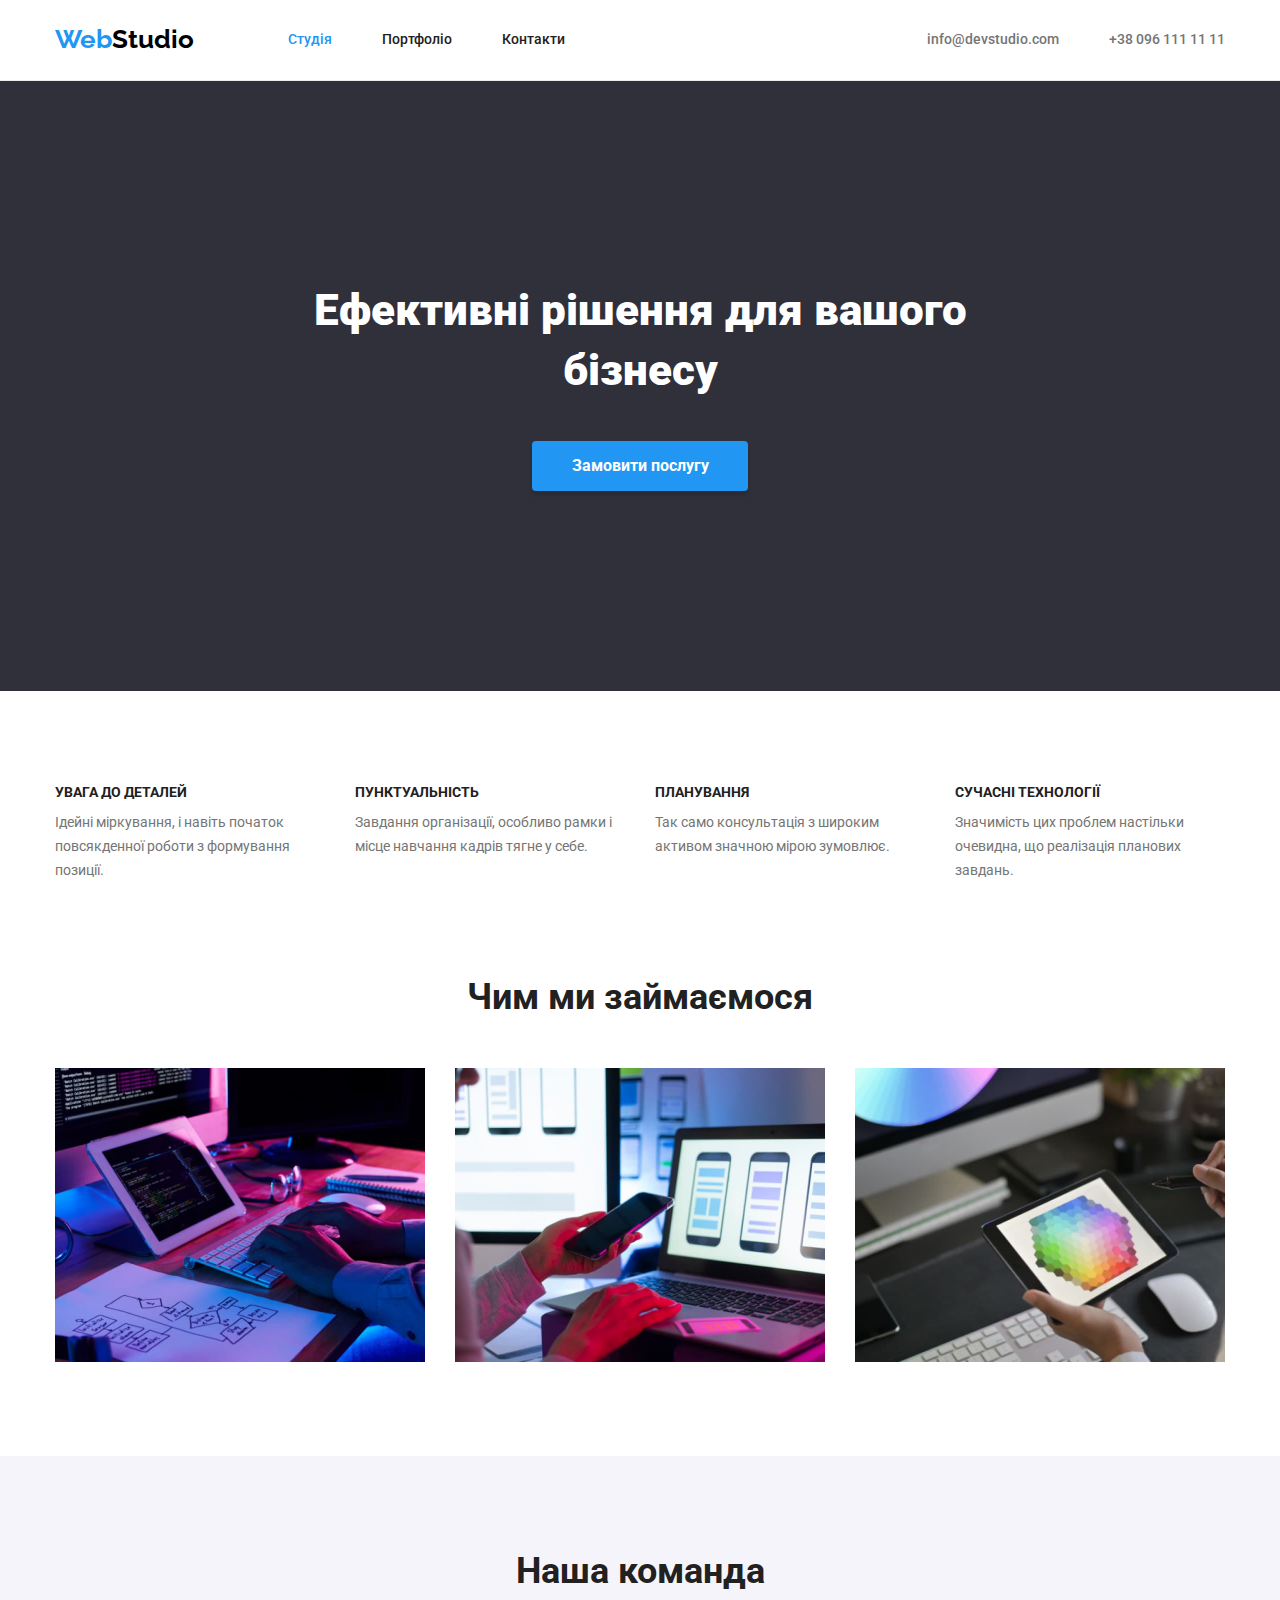
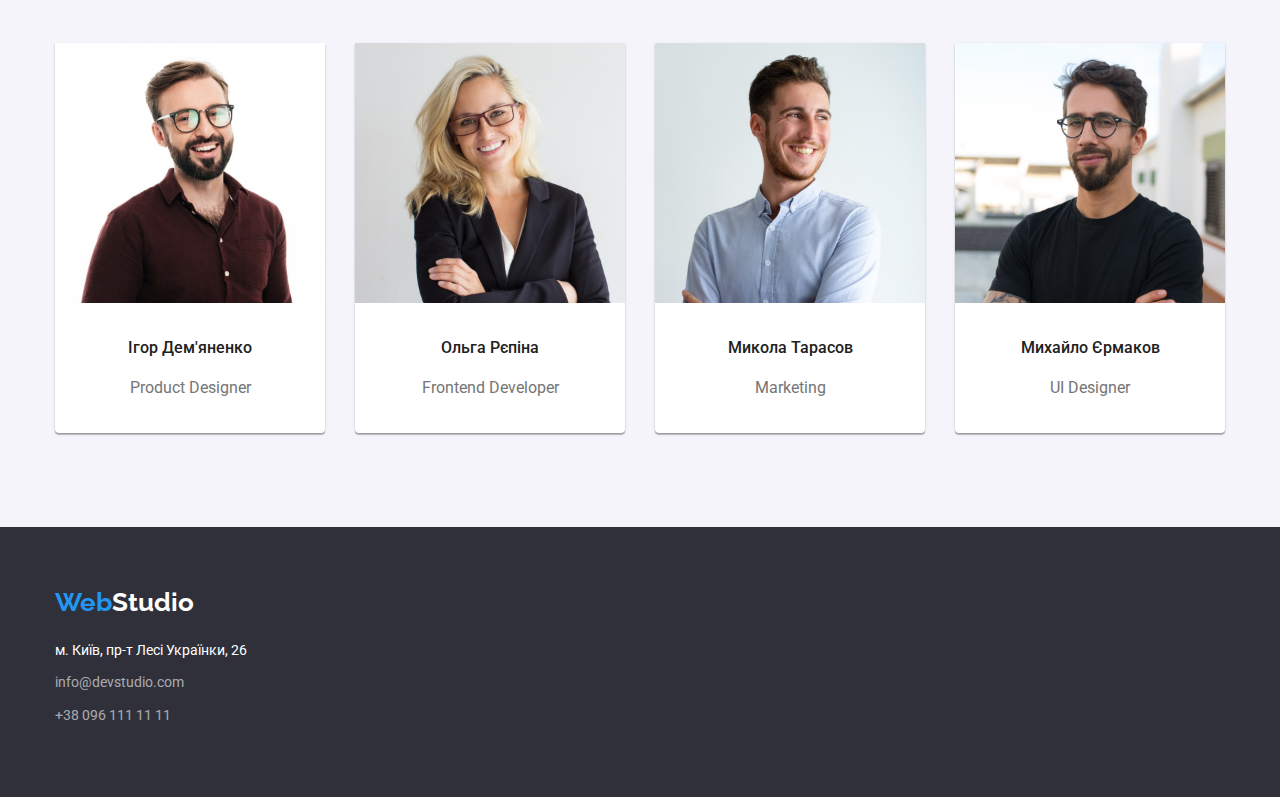
<file: index.html>
<!DOCTYPE html>
<html lang="ru">
  <head>
    <meta charset="UTF-8" />
    <meta http-equiv="X-UA-Compatible" content="IE=edge" />
    <meta name="viewport" content="width=device-width, initial-scale=1.0" />
    <title>Git rules!</title>
    <link rel="preconnect" href="https://fonts.googleapis.com" />
    <link rel="preconnect" href="https://fonts.gstatic.com" crossorigin />
    <link
      href="https://fonts.googleapis.com/css2?family=Raleway:wght@700&family=Roboto:wght@400;500;700;900&display=swap"
      rel="stylesheet"
    />
    <link
      rel="stylesheet"
      href="https://cdnjs.cloudflare.com/ajax/libs/modern-normalize/1.1.0/modern-normalize.min.css"
    />
    <link rel="stylesheet" href="./css/styles.css" />
  </head>

  <body>
    <header class="header-border">
      <div class="conteiner main-nav">
        <nav class="main-nav">
          <a href="index.html" class="logo"><span>Web</span>Studio</a>
          <ul class="site-nav nav-item list indent">
            <li class="item"><a href="" class="nav-link current">Студія</a></li>
            <li class="item"><a href="portfolio.html" class="nav-link">Портфоліо</a></li>
            <li class="item"><a href="" class="nav-link">Контакти</a></li>
          </ul>
        </nav>
        <ul class="auth-nav site-nav list indent">
          <li class="item">
            <a href="#mailto:info@devstudio.com" class="nav-link contacts-header"
              >info@devstudio.com</a
            >
          </li>
          <li class="item">
            <a href="#tel:+380961111111" class="nav-link contacts-header">+38 096 111 11 11</a>
          </li>
        </ul>
      </div>
    </header>
    <main class="main">
      <section class="hero">
        <div class="conteiner">
          <h1 class="hero-text">Ефективні рішення для вашого бізнесу</h1>
          <button type="button" class="hero-btn">Замовити послугу</button>
        </div>
      </section>
      <!-- About -->
      <section class="section">
        <div class="conteiner about-padding">
          <h2 hidden>УВАГА ДО ДЕТАЛЕЙ</h2>
          <ul class="site-nav list about-item">
            <li class="about-flex">
              <h3 class="about-title">УВАГА ДО ДЕТАЛЕЙ</h3>
              <p class="about-text">
                Ідейні міркування, і навіть початок повсякденної роботи з формування позиції.
              </p>
            </li>
            <li class="about-flex">
              <h3 class="about-title">ПУНКТУАЛЬНІСТЬ</h3>
              <p class="about-text">
                Завдання організації, особливо рамки і місце навчання кадрів тягне у себе.
              </p>
            </li>
            <li class="about-flex">
              <h3 class="about-title">ПЛАНУВАННЯ</h3>
              <p class="about-text">
                Так само консультація з широким активом значною мірою зумовлює.
              </p>
            </li>
            <li class="about-flex">
              <h3 class="about-title">СУЧАСНІ ТЕХНОЛОГІЇ</h3>
              <p class="about-text">
                Значимість цих проблем настільки очевидна, що реалізація планових завдань.
              </p>
            </li>
          </ul>
        </div>
      </section>
      <section >
        <div class="conteiner img">
          <h2 class="img-title">Чим ми займаємося</h2>
          <ul class="site-nav list img-item">
            <li class="img-flex">
              <img src="./images/tablet.jpg" alt="Планшет клавіатура" width="370" />
            </li>
            <li class="img-flex">
              <img src="./images/phone.jpg" alt="Телефон" width="370" />
            </li>
            <li class="img-flex">
              <img src="./images/tablet-2.jpg" alt="Планшет" width="370" />
            </li>
          </ul>
        </div>
      </section>
      <section class="team-our section">
        <div class="conteiner team">
          <h2 class="general-title">Наша команда</h2>
          <ul class="site-nav list team-item">
            <li class="team-flex team-bgc">
              <img src="./images/human-1.jpg" alt="Ігор Дем'яненко" width="270" />
              <div class="container-name">
              <h3 class="name">Ігор Дем'яненко</h3>
              <p class="name-text">Product Designer</p>
            </div>
            </li>
            <li class="team-flex team-bgc">
              <img src="./images/human-2.jpg" alt="Ольга Рєпіна" width="270" />
              <div class="container-name">
              <h3 class="name">Ольга Рєпіна</h3>
              <p class="name-text">Frontend Developer</p>
              </div>
            </li>
            <li class="team-flex team-bgc">
              <img src="./images/human-3.jpg" alt="Микола Тарасов" width="270" />
              <div class="container-name">
              <h3 class="name">Микола Тарасов</h3>
              <p class="name-text">Marketing</p>
              </div>
            </li>
            <li class="team-flex team-bgc">
              <img src="./images/human-4.jpg" alt="Михайло Єрмаков" width="270" />
              <div class="container-name">
              <h3 class="name">Михайло Єрмаков</h3>
              <p class="name-text">UI Designer</p>
              </div>
            </li>
          </ul>
        </div>
      </section>
    </main>
    <footer class="footer-item">
      <div class="conteiner footer-padding">
        <a href="index.html" class="logo logo-footer logo-top"><span>Web</span>Studio</a>
        <address>
          <ul class="list footer-flex">
            <li class="footer-link">
              <a
                href="https://goo.gl/maps/oDGecrBfa1tS1iLr5"
                target="_blank"
                rel="noopener nofollow noreferrer"
                class="address-list"
                >м. Київ, пр-т Лесі Українки, 26</a
              >
            </li>
            <li class="footer-link">
              <a
                id="mailto:info@devstudio.com"
                href="mailto:info@devstudio.com"
                class="address-list contacts"
                >info@devstudio.com</a
              >
            </li>
            <li class="footer-link">
              <a id="tel:+380961111111" href="tel:+380961111111" class="address-list contacts"
                >+38 096 111 11 11</a
              >
            </li>
          </ul>
        </address>
      </div>
    </footer>
  </body>
</html>
</file>
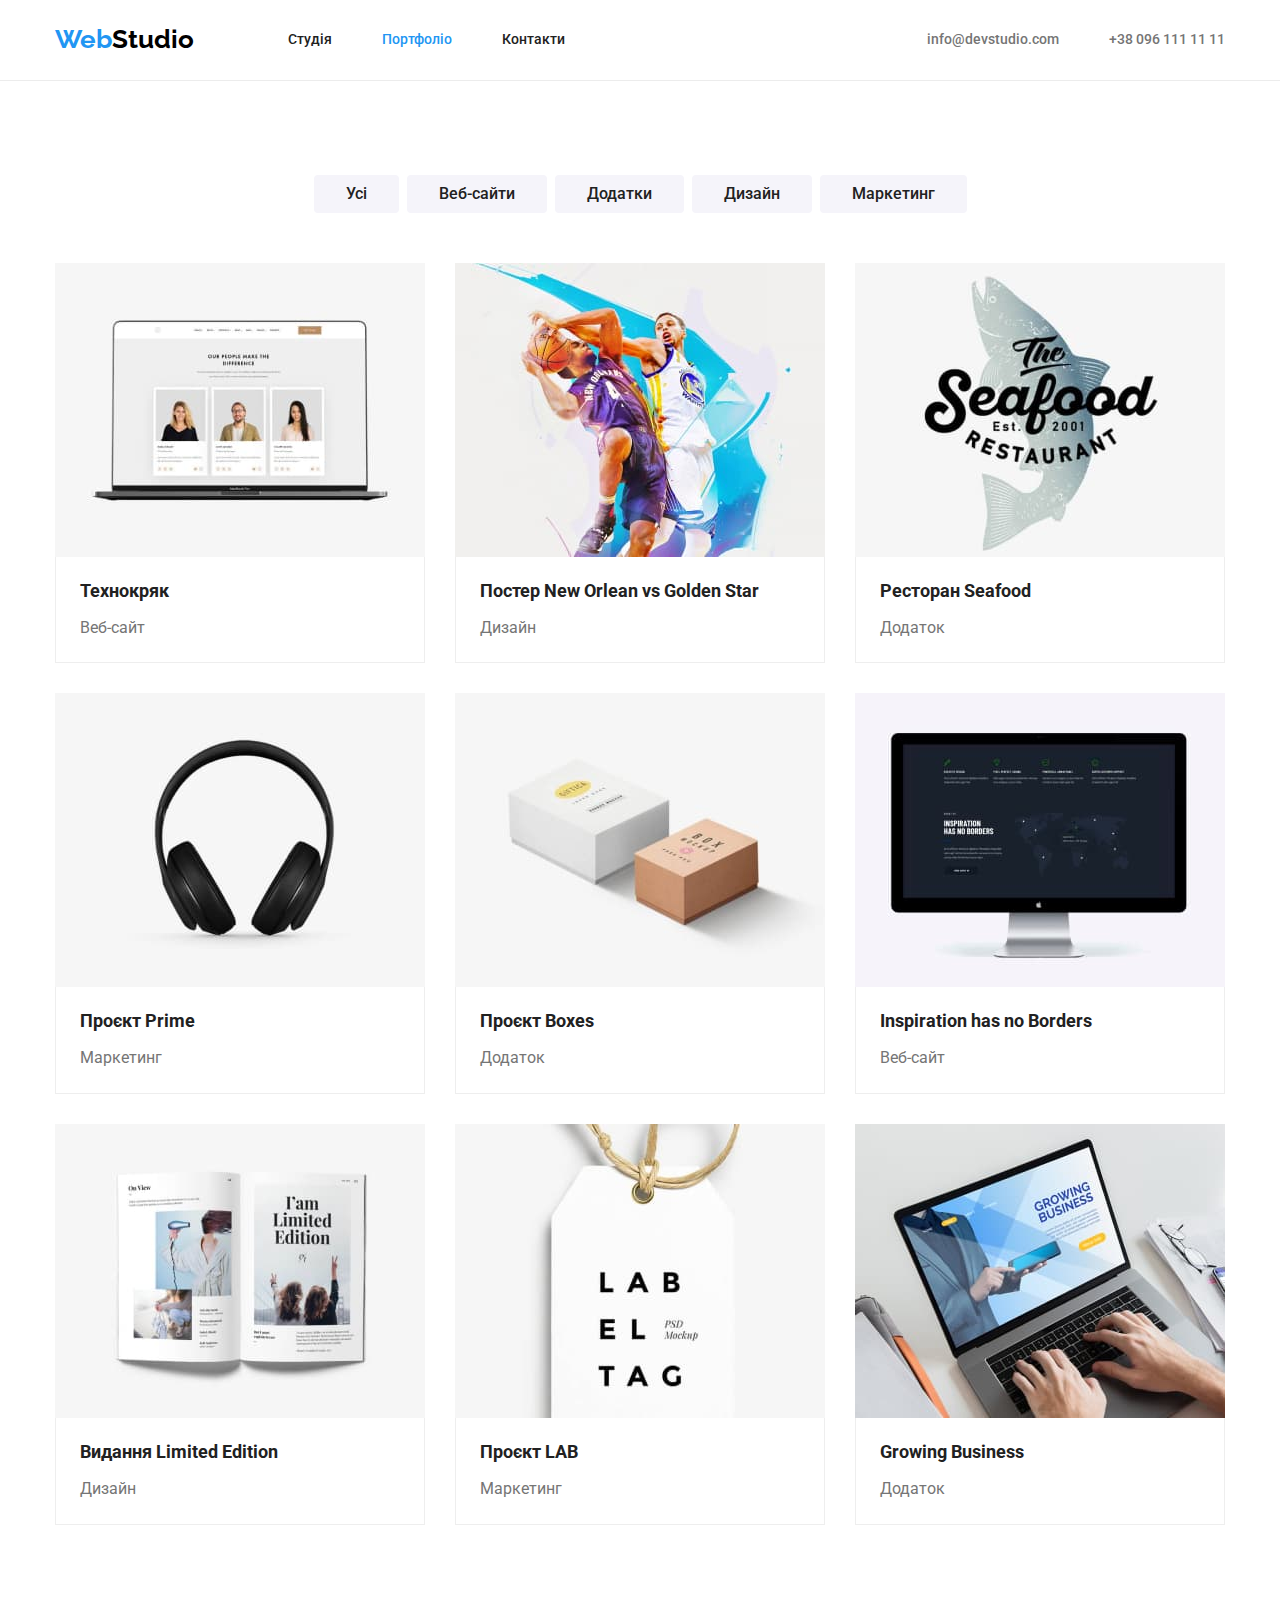
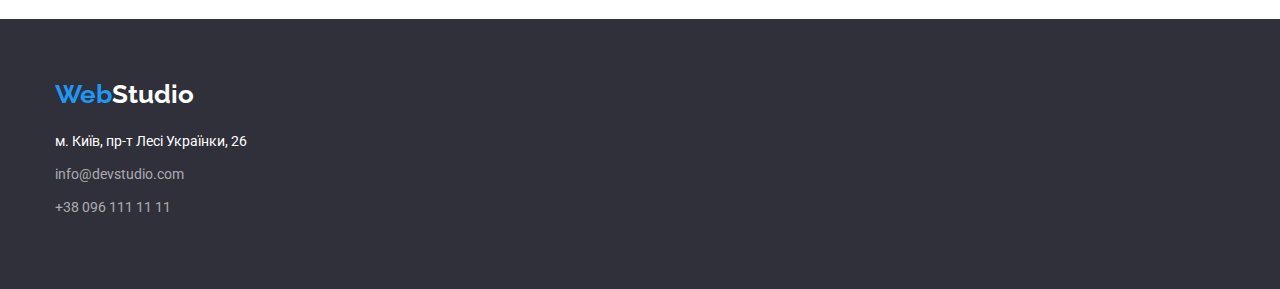
<file: portfolio.html>
<!DOCTYPE html>
<html lang="en">
  <head>
    <meta charset="UTF-8" />
    <meta http-equiv="X-UA-Compatible" content="IE=edge" />
    <meta name="viewport" content="width=device-width, initial-scale=1.0" />
    <title>Портфолио</title>
    <link rel="preconnect" href="https://fonts.googleapis.com" />
    <link rel="preconnect" href="https://fonts.gstatic.com" crossorigin />
    <link
      href="https://fonts.googleapis.com/css2?family=Raleway:wght@700&family=Roboto:wght@400;500;700;900&display=swap"
      rel="stylesheet"
    />
    <link
      rel="stylesheet"
      href="https://cdnjs.cloudflare.com/ajax/libs/modern-normalize/1.1.0/modern-normalize.min.css"
    />
    <link rel="stylesheet" href="./css/styles.css" />
  </head>

  <body>
    <!-- Add header -->
    <header class="header-border">
      <div class="conteiner main-nav">
        <nav class="main-nav">
          <a href="index.html" class="logo"><span>Web</span>Studio</a>
          <ul class="site-nav nav-item list indent">
            <li class="item"><a href="index.html" class="nav-link">Студія</a></li>
            <li class="item"><a href="portfolio.html" class="nav-link current">Портфоліо</a></li>
            <li class="item"><a href="" class="nav-link">Контакти</a></li>
          </ul>
        </nav>
        <ul class="auth-nav site-nav list indent">
          <li class="item">
            <a href="#mailto:info@devstudio.com" class="nav-link contacts-header"
              >info@devstudio.com</a
            >
          </li>
          <li class="item">
            <a href="#tel:+380961111111" class="nav-link contacts-header">+38 096 111 11 11</a>
          </li>
        </ul>
      </div>
    </header>
    <main>
      <!-- Add section -->
      <section class="cards">
        <div class="conteiner">
          <ul class="btn-text auth-btn about-cards">
            <li class="inted-btn"><button type="button" class="btn-filter">Усі</button></li>
            <li class="inted-btn"><button type="button" class="btn-filter">Веб-сайти</button></li>
            <li class="inted-btn"><button type="button" class="btn-filter">Додатки</button></li>
            <li class="inted-btn"><button type="button" class="btn-filter">Дизайн</button></li>
            <li class="inted-btn"><button type="button" class="btn-filter">Маркетинг</button></li>
          </ul>
          <h2 hidden>portfolio</h2>
          <ul class="list about-cards">
            <li class="cards-flex">
              <img src="./images/portfolio/technoquack.jpg" alt="Технокряк" />
              <div class="container-cards">
                <h3 class="cards-title">Технокряк</h3>
                <p class="cards-text">Веб-сайт</p>
              </div>
            </li>
            <li class="cards-flex">
              <img src="./images/portfolio/poster.jpg" alt="Постер New Orlean vs Golden Star" />
              <div class="container-cards">
                <h3 class="cards-title">Постер New Orlean vs Golden Star</h3>
                <p class="cards-text">Дизайн</p>
              </div>
            </li>
            <li class="cards-flex">
              <img src="./images/portfolio/seafood.jpg" alt="Ресторан Seafood" />
              <div class="container-cards">
                <h3 class="cards-title">Ресторан Seafood</h3>
                <p class="cards-text">Додаток</p>
              </div>
            </li>
            <li class="cards-flex">
              <img src="./images/portfolio/project-prime.jpg" alt="Проєкт Prime" width="370" />
              <div class="container-cards">
                <h3 class="cards-title">Проєкт Prime</h3>
                <p class="cards-text">Маркетинг</p>
              </div>
            </li>
            <li class="cards-flex">
              <img src="./images/portfolio/boxes.jpg" alt="Проєкт Boxes" width="370" />
              <div class="container-cards">
                <h3 class="cards-title">Проєкт Boxes</h3>
                <p class="cards-text">Додаток</p>
              </div>
            </li>
            <li class="cards-flex">
              <img
                src="./images/portfolio/borders.jpg"
                alt="Inspiration has no Borders"
                width="370"
              />
              <div class="container-cards">
                <h3 class="cards-title">Inspiration has no Borders</h3>
                <p class="cards-text">Веб-сайт</p>
              </div>
            </li>
            <li class="cards-flex">
              <img src="./images/portfolio/book.jpg" alt="Видання Limited Edition" width="370" />
              <div class="container-cards">
                <h3 class="cards-title">Видання Limited Edition</h3>
                <p class="cards-text">Дизайн</p>
              </div>
            </li>
            <li class="cards-flex">
              <img src="./images/portfolio/label.jpg" alt="Проєкт LAB" width="370" />
              <div class="container-cards">
                <h3 class="cards-title">Проєкт LAB</h3>
                <p class="cards-text">Маркетинг</p>
              </div>
            </li>
            <li class="cards-flex">
              <img src="./images/portfolio/notebook.jpg" alt="Growing Business" width="370" />
              <div class="container-cards">
                <h3 class="cards-title">Growing Business</h3>
                <p class="cards-text">Додаток</p>
              </div>
            </li>
          </ul>
        </div>
      </section>
    </main>
    <footer class="footer-item">
      <div class="conteiner footer-padding">
        <a href="index.html" class="logo logo-footer logo-top"><span>Web</span>Studio</a>
        <!-- Додала rel=noopener nofollow noreferrer; Обернула в список -->
        <address>
          <ul class="list footer-flex">
            <li class="footer-link">
              <a
                href="https://goo.gl/maps/oDGecrBfa1tS1iLr5"
                target="_blank"
                rel="noopener nofollow noreferrer"
                class="address-list"
              >
                м. Київ, пр-т Лесі Українки, 26</a
              >
            </li>
            <li class="footer-link">
              <a
                id="mailto:info@devstudio.com"
                href="mailto:info@devstudio.com"
                class="address-list contacts"
              >
                info@devstudio.com</a
              >
            </li>
            <li class="footer-link">
              <a id="tel:+380961111111" href="tel:+380961111111" class="address-list contacts">
                +38 096 111 11 11</a
              >
            </li>
          </ul>
        </address>
      </div>
    </footer>
  </body>
</html>
</file>
<file: css/styles.css>
body {
  font-family: 'Roboto', sans-serif;
  font-size: 16px;
  color: #212121;
}

:root {
  --transitional-text-color: #2196f3;
  --title-text-color: #212121;
  --logo-text-color: #000000;
  --grey-text-color: #757575;
  --btn-background-filter: #f5f4fa;
  --btn-white-color: #ffffff;
  --color-fon-site: #2f303a;
  --rgba-text-color: rgba(255, 255, 255, 0.6);
  --bgc-border-portfolio: #eeeeee;
}

h1,
h2,
h3,
p,
ul {
  margin: 0;
}

img {
  display: block;
}

.conteiner {
  margin: 0 auto;
  margin-left: auto;
  margin-right: auto;
  width: 1200px;
  padding-left: 15px;
  padding-right: 15px;
}

.header-border {
  border-bottom-width: 1px;
  border-bottom-style: solid;
  border-color: #ececec;
}

.logo {
  text-decoration: none;
  font-family: 'Raleway', sans-serif;
  font-weight: 700;
  font-size: 26px;
  line-height: 1.2;
  color: var(--logo-text-color);
}

.logo span {
  color: var(--transitional-text-color);
}

.list {
  padding: 0;
  margin: 0;
  list-style: none;
}

/* Site nav */
.main-nav {
  display: flex;
  align-items: center;
}

.site-nav .nav-link {
  text-decoration: none;
}

.site-nav {
  display: flex;
}

.indent {
  margin-left: 94px;
}

.nav-item .item + .item {
  margin-left: 50px;
}

.nav-link {
  display: block;
  color: var(--title-text-color);
  font-weight: 500;
  font-size: 14px;
  line-height: 1.14;
  padding-top: 32px;
  padding-bottom: 32px;
}

.auth-nav {
  display: flex;
  margin-left: auto;
}

.auth-nav .item + .item {
  margin-left: 50px;
}

.contacts-header {
  color: var(--grey-text-color);
}

.site-nav .nav-link:hover,
.site-nav .nav-link:focus {
  color: var(--transitional-text-color);
}

.site-nav .nav-link.current {
  color: var(--transitional-text-color);
}

/* Portfolio */
.btn-text {
  list-style: none;
}

.cards {
  margin: 0 auto;
  padding-top: 94px;
  padding-bottom: 94px;
}

.auth-btn {
  display: flex;
  align-items: center;
  margin-left: 0;
  margin-right: 0;
  padding-left: 0;
  justify-content: center;
  margin-bottom: 50px;
}

.auth-btn .inted-btn + .inted-btn {
  margin-left: 8px;
}

.btn-filter {
  font-family: 'Roboto', sans-serif;
  font-weight: 500;
  font-size: 16px;
  text-align: center;
  line-height: 1.6;
  color: var(--title-text-color);
  background: var(--btn-background-filter);
  border-radius: 4px;
  padding: 6px 32px;
  border: none;
  cursor: pointer;
  min-width: 73px;
}

.btn-filter:hover,
.btn-filter:focus {
  color: var(--btn-white-color);
  background: var(--transitional-text-color);
  box-shadow: 0px 3px 1px rgba(0, 0, 0, 0.1), 0px 1px 2px rgba(0, 0, 0, 0.08),
    0px 2px 2px rgba(0, 0, 0, 0.12);
  border-radius: 4px;
}

.about-cards {
  display: flex;
  flex-wrap: wrap;
  /* gap: 30px; */
}

.cards-flex {
  width: 370px;
  margin-right: 30px;
  margin-bottom: 30px;
}

.cards-flex:nth-child(3n) {
  margin-right: 0;
}

.cards-flex:nth-child(n + 7) {
  margin-bottom: 0;
}

.cards-title {
  margin-bottom: 4px;
  font-weight: 700;
  font-size: 18px;
  line-height: 2;
  color: var(--title-text-color);
}

.cards-text {
  line-height: 1.87;
  color: var(--grey-text-color);
}

.container-cards {
  padding: 20px 24px;
  border-left: 1px solid var(--bgc-border-portfolio);
  border-bottom: 1px solid var(--bgc-border-portfolio);
  border-right: 1px solid var(--bgc-border-portfolio);
  margin-top: -4px;
}

/* Maim section */
.hero {
  background: var(--color-fon-site);
  text-align: center;
  padding-top: 200px;
  padding-bottom: 200px;
}

.hero-text {
  margin: 0 auto;
  margin-bottom: 40px;
  font-weight: 900;
  font-size: 44px;
  line-height: 1.36;
  color: var(--btn-white-color);
  width: 696px;
}

.hero-btn {
  margin: 0 auto;
  font-family: 'Roboto', sans-serif;
  font-weight: 700;
  font-size: 16px;
  line-height: 1.9;
  text-align: center;
  color: var(--btn-white-color);
  background: var(--transitional-text-color);
  box-shadow: 0px 4px 4px rgba(0, 0, 0, 0.15);
  border-radius: 4px;
  padding: 10px 34px;
  border: none;
  min-width: 216px;
  /* cursor: pointer; */
}

/* About section */
.about-title {
  margin-top: 0;
  margin-bottom: 10px;
  font-weight: 700;
  font-size: 14px;
  line-height: 1.14;
  color: var(--title-text-color);
}

.conteiner.about-text {
  margin-top: 0;
  padding-bottom: 0;
}

.section {
  padding-top: 94px;
  padding-bottom: 94px;
}

.about-item {
  display: flex;
  flex-wrap: wrap;
}

.about-flex {
  width: 270px;
  margin-right: 30px;
}

.about-flex:nth-child(4n) {
  margin-right: 0;
}

.about-text {
  margin-top: 0;
  margin-bottom: 0;
  font-size: 14px;
  line-height: 1.7;
  color: var(--grey-text-color);
}

/* img section */
.img {
  margin: 0 auto;
  padding-bottom: 94px;
}

.img-item {
  flex-wrap: wrap;
}

.img-flex {
  max-width: 370px;
  margin-right: 30px;
}

.img-nogap {
  height: auto;
}

.img-flex:nth-child(3n) {
  margin-right: 0;
}

.img-title {
  margin: 0;
  margin-top: 0;
  margin-bottom: 50px;
  text-align: center;
  font-weight: 700;
  font-size: 36px;
  line-height: 1.17;
  color: var(--title-text-color);
}

.no-gap.img-nogap {
  display: block;
}

.team-our {
  background: var(--btn-background-filter);
}

.team {
  margin-top: 0;
  margin-bottom: 0;
}

.team-item {
  display: flex;
  flex-wrap: wrap;
}

.team-flex {
  width: 270px;
  margin-right: 30px;
  box-shadow: 0px 1px 3px rgba(0, 0, 0, 0.12), 0px 1px 1px rgba(0, 0, 0, 0.14),
    0px 2px 1px rgba(0, 0, 0, 0.2);
  border-radius: 0px 0px 4px 4px;
}

.team-flex:nth-child(4n) {
  margin-right: 0;
}

.general-title {
  margin: 0;
  padding-bottom: 50px;
  text-align: center;
  font-weight: 700;
  font-size: 36px;
  line-height: 1.17;
  color: var(--title-text-color);
}

/* Team section */
.name {
  margin: 0 auto;
  margin-bottom: 10px;
  text-align: center;
  font-weight: 500;
  font-size: 16px;
  line-height: 1.9;
  color: var(--title-text-color);
}

.team-bgc {
  background-color: var(--btn-white-color);
}

.name-text {
  margin: 0;
  font-size: 16px;
  text-align: center;
  line-height: 1.9;
  color: #757575;
}

.container-name {
  padding: 30px 0;
}

/* Footer section */
.logo-footer {
  text-decoration: none;
  font-family: 'Raleway', sans-serif;
  font-weight: 700;
  font-size: 26px;
  line-height: 1.2;
  color: var(--btn-white-color);
  margin-bottom: 20px;
}

.footer-flex {
  width: 231px;
}

.footer-item {
  margin-top: 0;
  background-color: var(--color-fon-site);
}

.footer-padding {
  margin: 0 auto;
  padding-top: 60px;
  padding-bottom: 60px;
}

.logo-top {
  display: inline-block;
}

.address-list {
  text-decoration: none;
  font-style: normal;
  font-size: 14px;
  line-height: 1.7;
  color: var(--btn-white-color);
}

.footer-link {
  margin-top: 0;
  margin-bottom: 9px;
}

.address-list:hover,
.address-list:focus {
  color: var(--transitional-text-color);
  border-radius: 4px;
}

.contacts {
  color: var(--rgba-text-color);
}
</file>
